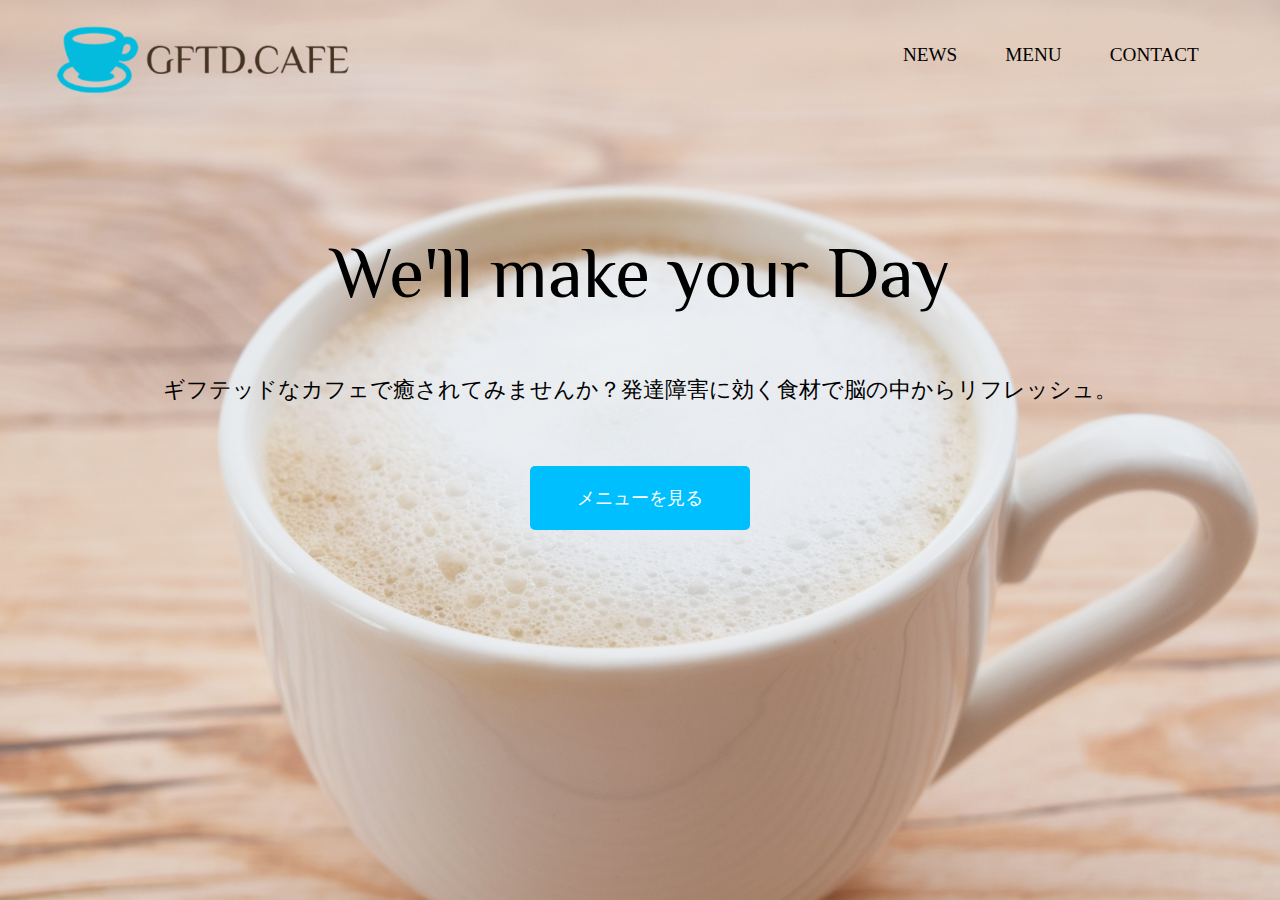
<file: サイト作成２/index.html>
<!DOCTYPE html>
<html lang="ja">
    
<head>
  <meta charset="UTF-8">
  <meta name="description" content="web作成２のINDEXページです。">
  <meta property="og:title" content="タイトル" />
  <meta property="og:type" content="トップページはwebsite、個別ページはarticle" />
  <meta property="og:url" content="記事のURL" />
  <meta property="og:image" content="サムネイル画像のURL" />

<!-- ファビコン【開始】 -->
  <link rel="icon" href="img/favicon.ico">
  <link rel="apple-touch-icon" href="img/apple-touch-icon.png" sizes="180x180">
<!-- ファビコン終了 -->

<!-- ビューポート -->
  <meta name="viewport" content="width=device-width, initial-scale=1, maximum-scale=1">
    
<!-- CSS読み込み【開始】 -->
  <link rel="stylesheet" href="reset.css">
    
  <link rel="stylesheet" href="stylePC.css">

  <link rel="stylesheet" href="style.css">

<!-- CSS読み込み【終了】 -->

<!-- GOOGLEフォント読み込み【開始】 -->
  <link rel="stylesheet"
  href="https://fonts.googleapis.com/css?family=Philosopher&display=swap" >

<!-- タイトル名 -->
  <title>
     index.html
  </title>
</head>

<body class="index">
        <!-- index・背景【開始】 -->
<div id="home"  class="indexbackground">
      <div class="all-header all-wrapper">
      <!-- index・ロゴ -->
    <h1 class="logo">
      <a href="index.html"><img src="img/logo.svg" alt="ロゴ" class="logo"></a>
    </h1>
<!--index・ナビ 【開始】-->
    <nav>
      <ul class="main-nav">
        <li class ="news" ><a href="news.html">NEWS</a>
        </li>
                
        <li class="menu"><a href="menu.html">MENU</a>
        </li>

        <li class="contact" ><a href="contact2.html">CONTACT</a>
        </li>
      </ul>
    </nav>
  </div>
<!-- index・ナビ【終了】-->



<header class="index index-wrapper" id="borderbox">
  <h2 class="index">
<!-- index・We'll・・・ -->
    We'll make your Day
  </h2>
<!-- index・癒されて・・・ -->
  <section class="iyasare" >
    <p>
      ギフテッドなカフェで癒されてみませんか？発達障害に効く食材で脳の中からリフレッシュ。
    </p>
  </section>
    <!-- index・ボタン（メニュー）【開始】 -->
  <section class="index-button">
    <button type="button"><a href="menu.html" class="indexbutton">
    <div class="button-text">メニューを見る</div></a>
    </button>
  </section>
<!-- index・ボタン（メニュー）【終了】 -->
</header>
</div>
        <!-- index・背景【終了】 -->
</body>

</html>
</file>
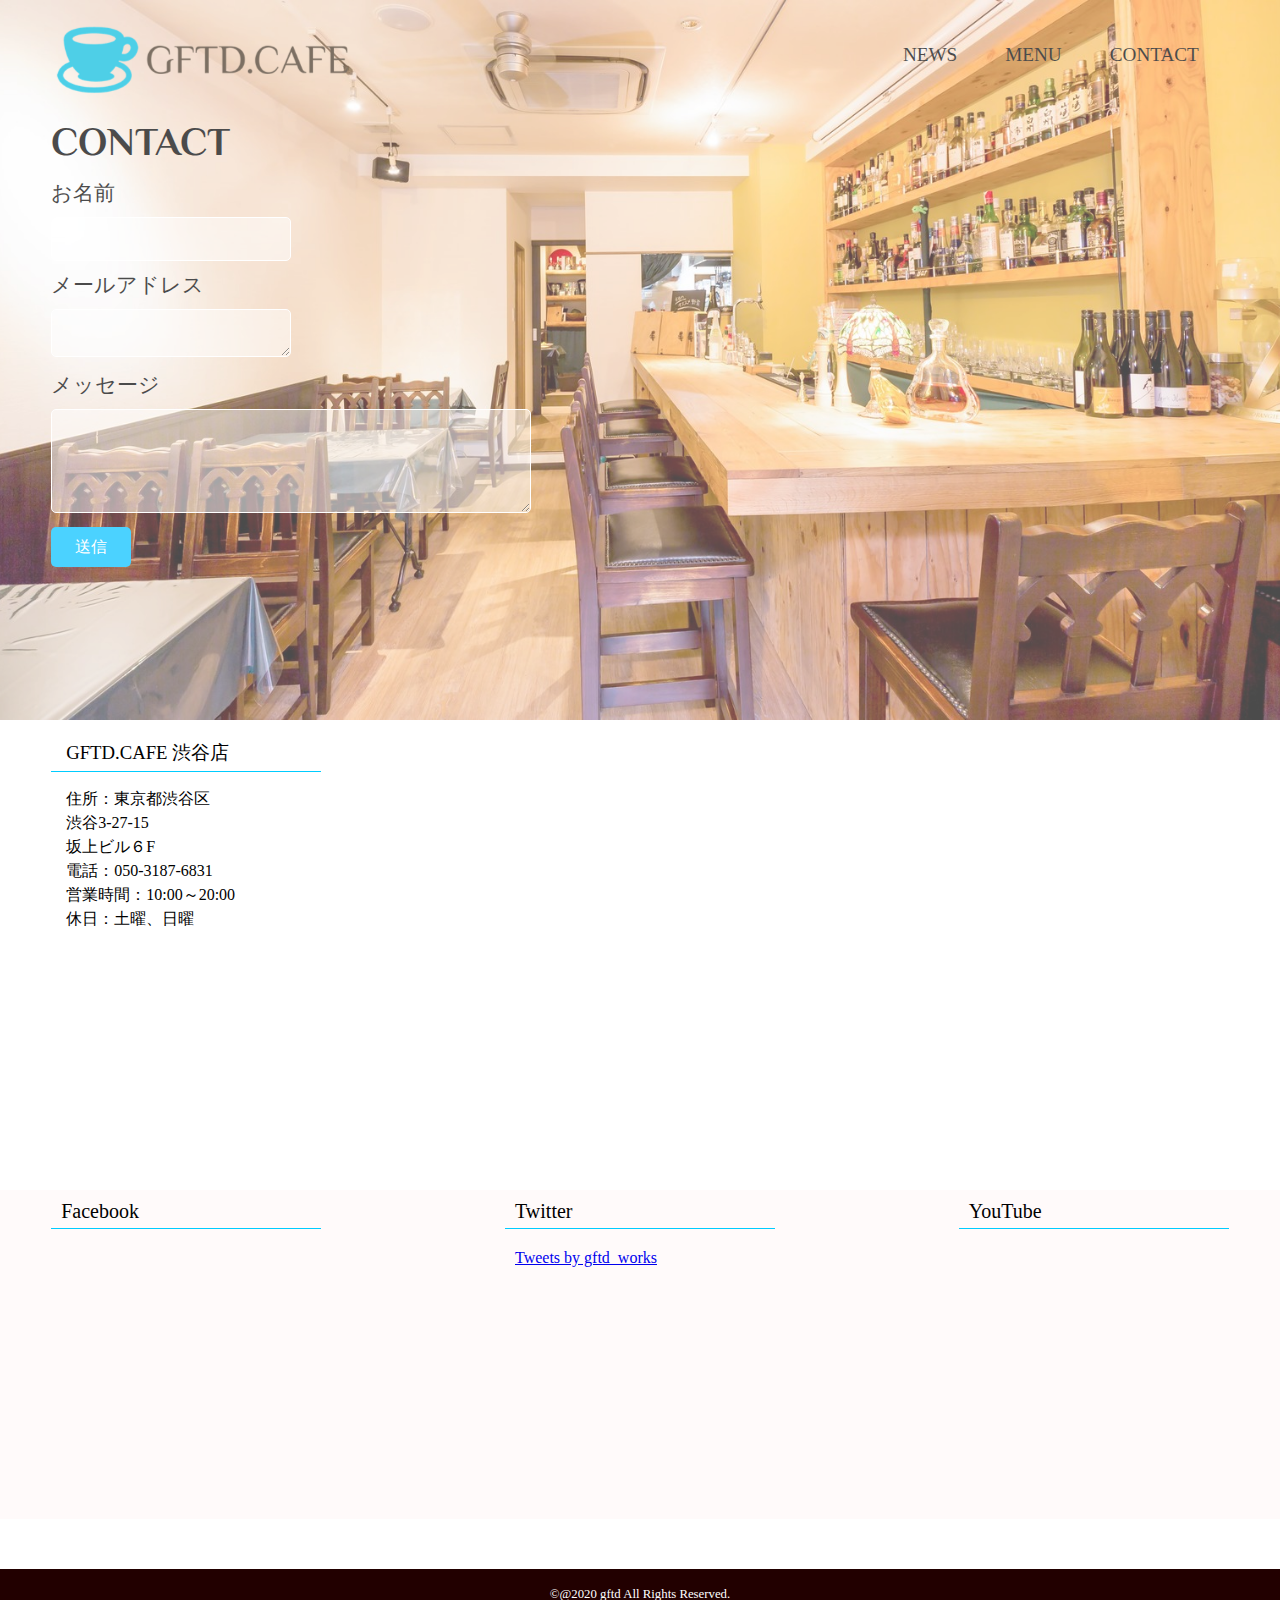
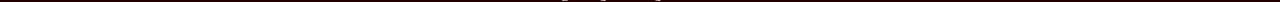
<file: サイト作成２/contact2.html>
<!DOCTYPE html>
<html>

  <head>
  <meta charset="UTF-8">
  <meta name="description" content="web作成２のCONTACTページです。">
  <meta property="og:title" content="タイトル" />
  <meta property="og:type" content="トップページはwebsite、個別ページはarticle" />
  <meta property="og:url" content="記事のURL" />
  <meta property="og:image" content="サムネイル画像のURL" />

<!-- ファビコン【開始】 -->
  <link rel="icon" href="img/favicon.ico">
  <link rel="apple-touch-icon" href="img/apple-touch-icon.png" sizes="180x180">
<!-- ファビコン終了 -->

<!-- ビューポート -->
  <meta name="viewport" content="width=device-width, initial-scale=1, maximum-scale=1">
    
<!-- CSS読み込み【開始】 -->
  <link rel="stylesheet" href="reset.css">
    
  <link rel="stylesheet" href="stylePC.css">
    
  <link rel="stylesheet" href="style.css">

<!-- CSS読み込み【終了】 -->

<!-- GOOGLEフォント読み込み【開始】 -->
  <link rel="stylesheet"
  href="https://fonts.googleapis.com/css?family=Philosopher&display=swap" >

<!-- タイトル名 -->
  <title>
    contact2.html
  </title>
</head>

    <body>
<!-- contact2・背景【開始】-->
      <div id="contact-bg" class="contact-bg" >
      <div class="all-header all-wrapper">
<!-- contact2・ロゴ【開始】-->
        <h1 class="logo">
          <a href="index.html"><img src="img/logo.svg" alt="ロゴ" class="logo"></a>
        </h1>
<!-- contact2・ロゴ【終了】-->

<!-- contact2・ナビ【開始】-->
        <nav>
          <ul class="main-nav">
            <li class ="news" ><a href="news.html">NEWS</a>
            </li>
            <li class="menu"><a href="menu.html">MENU</a>
            </li>
            <li class="contact" ><a href="contact2.html">CONTACT</a>
            </li>
          </ul>
        </nav>
<!-- contact2・ナビ【終了】-->
      </div>
<!-- contact2・フォーム【開始】-->
      <header id="borderbox">
        <div class="form-contact wrapper-form-contact">
        <h2 class="contact">
          CONTACT
        </h2>
        <form action="#">
          <div>
            <label for="name">
              お名前
            </label>
            <input type="name" id="name"name ="your-name" >
          </div>
     
          <div>
            <label for="email">
              メールアドレス
            </label>
            <textarea class="row-2" id="email" name ="e-mail" >
            </textarea>
          </div>
       
          <div>
            <label for="message">
              メッセージ
            </label>
            <textarea class="row-5" id="message" name ="your-message">
            </textarea>
          </div>
<!-- contact2・フォーム送信 -->
          <input type="submit" class="button" value="送信" >
        </form>
        </div>
<!-- contact2・フォーム【終了】-->
      </header>
      </div>
<!-- contact2・背景【終了】-->

<article id="borderbox">
<!-- contact2・マップ【開始】-->
    <div class="contact-mfty-wrapper">
      
<!-- contact2・マップ住所等【開始】-->
      <section class="mapaddress" >
      <h3 class="maptitle">
        GFTD.CAFE 渋谷店
      </h3>
        <div class="address">
          住所：東京都渋谷区
        </div>
        <div class="address">
          渋谷3-27-15
        </div>
        <div class="address">
          坂上ビル６F
        </div>
        <div class="address">
          電話：050-3187-6831
        </div>
        <div class="address">
          営業時間：10:00～20:00
        </div>
        <div class="address">
          休日：土曜、日曜
        </div>
      </section>
<!-- contact2・マップ住所等【終了】-->

<!-- contact2・マップグーグルマップ埋め込み【開始】-->
      <section class="map">
        <iframe src="https://www.google.com/maps/embed?pb=!1m18!1m12!1m3!1d12967.399309066646!2d139.69593568983962!3d35.65607138475176!2m3!1f0!2f0!3f0!3m2!1i1024!2i768!4f13.1!3m3!1m2!1s0x60188b5bc51453bb%3A0x11eba055e43ca0a9!a.%20SHIBUYA%20WORKS!5e0!3m2!1sja!2sjp!4v1585202069069!5m2!1sja!2sjp" width="800" height="600" frameborder="0" style="border:0;" allowfullscreen="" aria-hidden="false" tabindex="0"></iframe>
      </section>
      <section class="map-desktop">
        <iframe src="https://www.google.com/maps/embed?pb=!1m18!1m12!1m3!1d12967.399309066646!2d139.69593568983962!3d35.65607138475176!2m3!1f0!2f0!3f0!3m2!1i1024!2i768!4f13.1!3m3!1m2!1s0x60188b5bc51453bb%3A0x11eba055e43ca0a9!a.%20SHIBUYA%20WORKS!5e0!3m2!1sja!2sjp!4v1585202069069!5m2!1sja!2sjp" width="400" height="300" frameborder="0" style="border:0;" allowfullscreen="" aria-hidden="false" tabindex="0"></iframe>
      </section>
      </div>
<!-- contact2・マップグーグルマップ埋め込み【終了】-->
<!-- contact2・MAP【終了】-->
</article>
        
<!-- contact2・フェイスブック・ツイッター・ユーチューブ【開始】-->
<!-- contact2・aside全体に背景色【開始】-->
      <aside class="asidecontact" >
        <section id="borderbox" class="sectioncontact">
<!-- contact2・フェイスブック【開始】-->
          <div class="fty-wrapper">
            <div class="facebook-wrapper">
            <p class="fty-subtitle">
              Facebook
            </p>
            <div class="fty-embedded">
              <div class="facebook">
              <iframe src="https://www.facebook.com/plugins/page.php?href=https%3A%2F%2Fwww.facebook.com%2Fgiftedacademy.tokyo%2F&tabs=timeline&width=430&height=600&small_header=false&adapt_container_width=true&hide_cover=false&show_facepile=false&appId" width="300" height="300" style="border:none;overflow:hidden" scrolling="yes" frameborder="0" allowTransparency="true" allow="encrypted-media"></iframe>
              </div>
            </div>
            <div class="fty-embedded">
              <div class="facebook-DESKTOP">
              <iframe src="https://www.facebook.com/plugins/page.php?href=https%3A%2F%2Fwww.facebook.com%2Fgiftedacademy.tokyo%2F&tabs=timeline&width=430&height=600&small_header=false&adapt_container_width=true&hide_cover=false&show_facepile=false&appId" width="270" height="270" style="border:none;overflow:hidden" scrolling="yes" frameborder="0" allowTransparency="true" allow="encrypted-media"></iframe>
              </div>
            </div>
            </div>
          </div>
<!-- contact2・フェイスブック【終了】-->

<!-- contact2・ツイッター【開始】-->
          <div class="fty-wrapper">
            <div class="twitter-wrapper">
            <p class="fty-subtitle">Twitter</p>

            <div class="fty-embedded">
              <div class="twitter">
              <a class="twitter-timeline" data-lang="ja" data-width="400" data-height="300" data-theme="light" href="https://twitter.com/gftd_works?ref_src=twsrc%5Etfw">Tweets by gftd_works</a> <script async src="https://platform.twitter.com/widgets.js" charset="utf-8"></script>
              </div>
              <div class="twitter-DESKTOP">
              <a class="twitter-timeline" data-lang="ja" data-width="400" data-height="300" data-theme="light" href="https://twitter.com/gftd_works?ref_src=twsrc%5Etfw">Tweets by gftd_works</a> <script async src="https://platform.twitter.com/widgets.js" charset="utf-8"></script>
              </div>
            </div>
            </div>
          </div>
<!-- contact2・ツイッター【終了】-->

<!-- contact2・ユーチューブ【開始】-->
          <div class="fty-wrapper">
            <div class="youtube-wrapper">
            <p class="fty-subtitle">YouTube</p>

            <div class="youtube">
              <iframe width="881" height="496" src="https://www.youtube.com/embed/S-HmZp4aOQ8" frameborder="0" allow="accelerometer; autoplay; encrypted-media; gyroscope; picture-in-picture" allowfullscreen>   </iframe>
            </div>
            <div class="youtube-desktop">
              <iframe width="300" height="300" src="https://www.youtube.com/embed/S-HmZp4aOQ8" frameborder="0" allow="accelerometer; autoplay; encrypted-media; gyroscope; picture-in-picture" allowfullscreen>   </iframe>
            </div>
          </div>
          </div>
<!-- contact2・ユーチューブ【終了】-->
        </section>
<!-- contact2・フェイスブック・ツイッター・ユーチューブ【終了】-->
      </aside>
<!-- contact2・aside全体に背景色【終了】-->

        
      <footer class="copyright">
        <p>
          <small>
            &copy;@2020 gftd All Rights Reserved.
          </small>
        </p>
      </footer>
    </body>
</html>
</file>
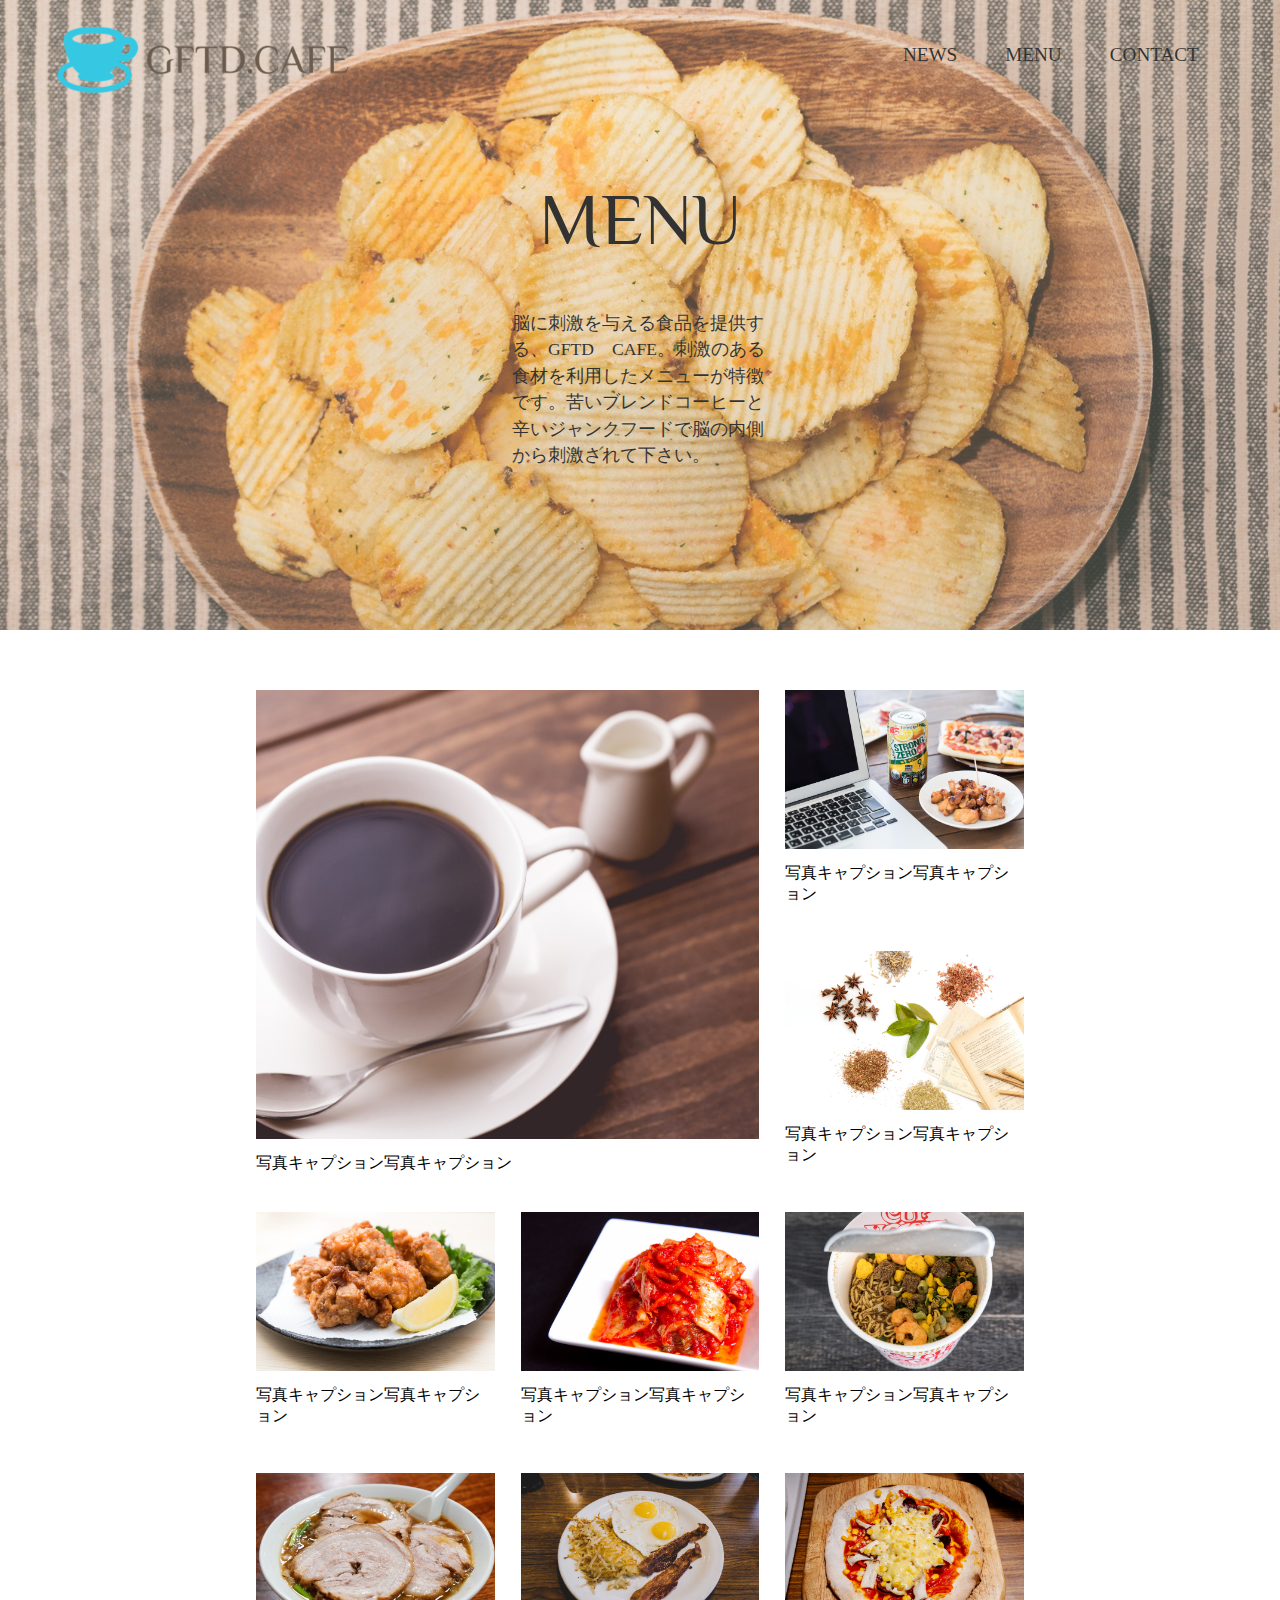
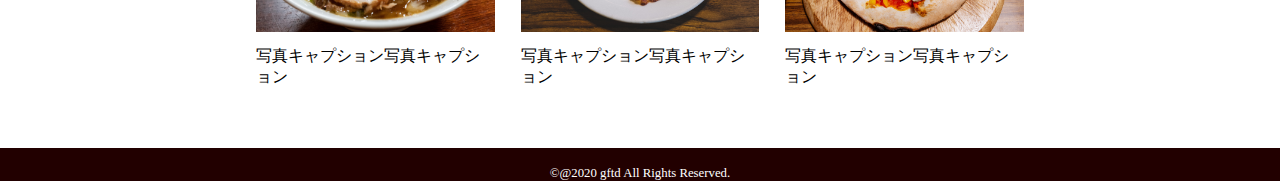
<file: サイト作成２/menu.html>
<!DOCTYPE html>
<html lang="ja">
    
<head>
  <meta charset="UTF-8">
  <meta name="description" content="web作成２のMENUページです。">
  <meta property="og:title" content="タイトル" />
  <meta property="og:type" content="トップページはwebsite、個別ページはarticle" />
  <meta property="og:url" content="記事のURL" />
  <meta property="og:image" content="サムネイル画像のURL" />

<!-- ファビコン【開始】 -->
  <link rel="icon" href="img/favicon.ico">
  <link rel="apple-touch-icon" href="img/apple-touch-icon.png" sizes="180x180">
<!-- ファビコン終了 -->

<!-- ビューポート -->
  <meta name="viewport" content="width=device-width, initial-scale=1, maximum-scale=1">
    
<!-- CSS読み込み【開始】 -->
  <link rel="stylesheet" href="reset.css">
    
  <link rel="stylesheet" href="stylePC.css">
    
  <link rel="stylesheet" href="style.css">

<!-- CSS読み込み【終了】 -->

<!-- GOOGLEフォント読み込み【開始】 -->
  <link rel="stylesheet"
  href="https://fonts.googleapis.com/css?family=Philosopher&display=swap" >

<!-- タイトル名 -->
  <title>
     menu.html
  </title>
</head>
<body>

  <header>
<!-- menu・背景【開始】-->
    <div class="menu-background" id="menu">
<!-- menu・ロゴ -->
    <div class="all-header all-wrapper">
    <h1 class="logo">
      <p class="logo2">
        <a href="index.html"><img src="img/logo.svg" alt="ロゴ" class="logo"></a>
      </p>
    </h1>
<!-- menu・ナビ【開始】-->
    <nav>
        <ul class="main-nav">
          <li class ="news" ><a href="news.html">NEWS</a>
           </li>
          <li class="menu"><a href="menu.html">MENU</a>
           </li>
          <li class="contact" ><a href="contact2.html">CONTACT</a>
          </li>
        </ul>
    </nav>
    </div>
<!-- menu・【終了】-->

<!-- menu・MENUタイトル【開始】 -->
    <h2 class="menu">
      MENU
    </h2>
<!-- menu・MENUタイトル【終了】 -->

<!-- menu・ タイトルの下文章【開始】 -->
    <div class="menutext" id="borderbox">
      <p class="menutext2">
      脳に刺激を与える食品を提供する、GFTD　CAFE。刺激のある食材を利用したメニューが特徴です。苦いブレンドコーヒーと辛いジャンクフードで脳の内側から刺激されて下さい。
      </p>
    </div>
<!-- menu・タイトルの下文章【終了】 -->
    </div>
<!-- menu・背景【終了】 -->
  </header>

<!-- menu・ 写真コラム【開始】 -->
  <article class="menu"id="borderbox">
  <section class="wrapper-grid">
    
    <div class="item bigbox">
      <img src="img/menu1.jpg" alt="メニュー１" class="menu-img">
      <p class="img-title">
        写真キャプション写真キャプション
      </p>
    </div>

    <div class="item">
      <img src="img/menu2.jpg" alt="メニュー２" class="menu-img">
      <p class="img-title">
        写真キャプション写真キャプション
      </p>
    </div>
      
    <div class="item">
     <img src="img/menu3.jpg" alt="メニュー３" class="menu-img">
    <p class="img-title">
      写真キャプション写真キャプション
    </p>
    </div>
      
    <div class="item">
      <img src="img/menu4.jpg" alt="メニュー４" class="menu-img">
      <p class="img-title">
        写真キャプション写真キャプション
      </p>
    </div>
      
    <div class="item">
      <img src="img/menu5.jpg" alt="メニュー5" class="menu-img">
        <p class="img-title">
          写真キャプション写真キャプション
        </p>
      </div>
      
    <div class="item">
      <img src="img/menu6.jpg" alt="メニュー６" class="menu-img">
      <p class="img-title">
        写真キャプション写真キャプション
      </p>
    </div>

    <div class="item">
      <img src="img/menu7.jpg" alt="メニュー７" class="menu-img">
      <p class="img-title">
        写真キャプション写真キャプション
      </p>
    </div>
      
    <div class="item">
      <img src="img/menu8.jpg" alt="メニュー８" class="menu-img">
      <p class="img-title">
        写真キャプション写真キャプション
      </p>
    </div>
      
    <div class="item">
      <img src="img/menu9.jpg" alt="メニュー９" class="menu-img">
      <p class="img-title">
        写真キャプション写真キャプション
      </p>
    </div>

  </section>
  </article>
<!-- menu・写真コラム【終了】 -->
    
  <footer class="copyright">
  <p>
    <small>
      &copy;@2020 gftd All Rights Reserved.
    </small>
  </p>
  </footer>
</body>
</html>
</file>
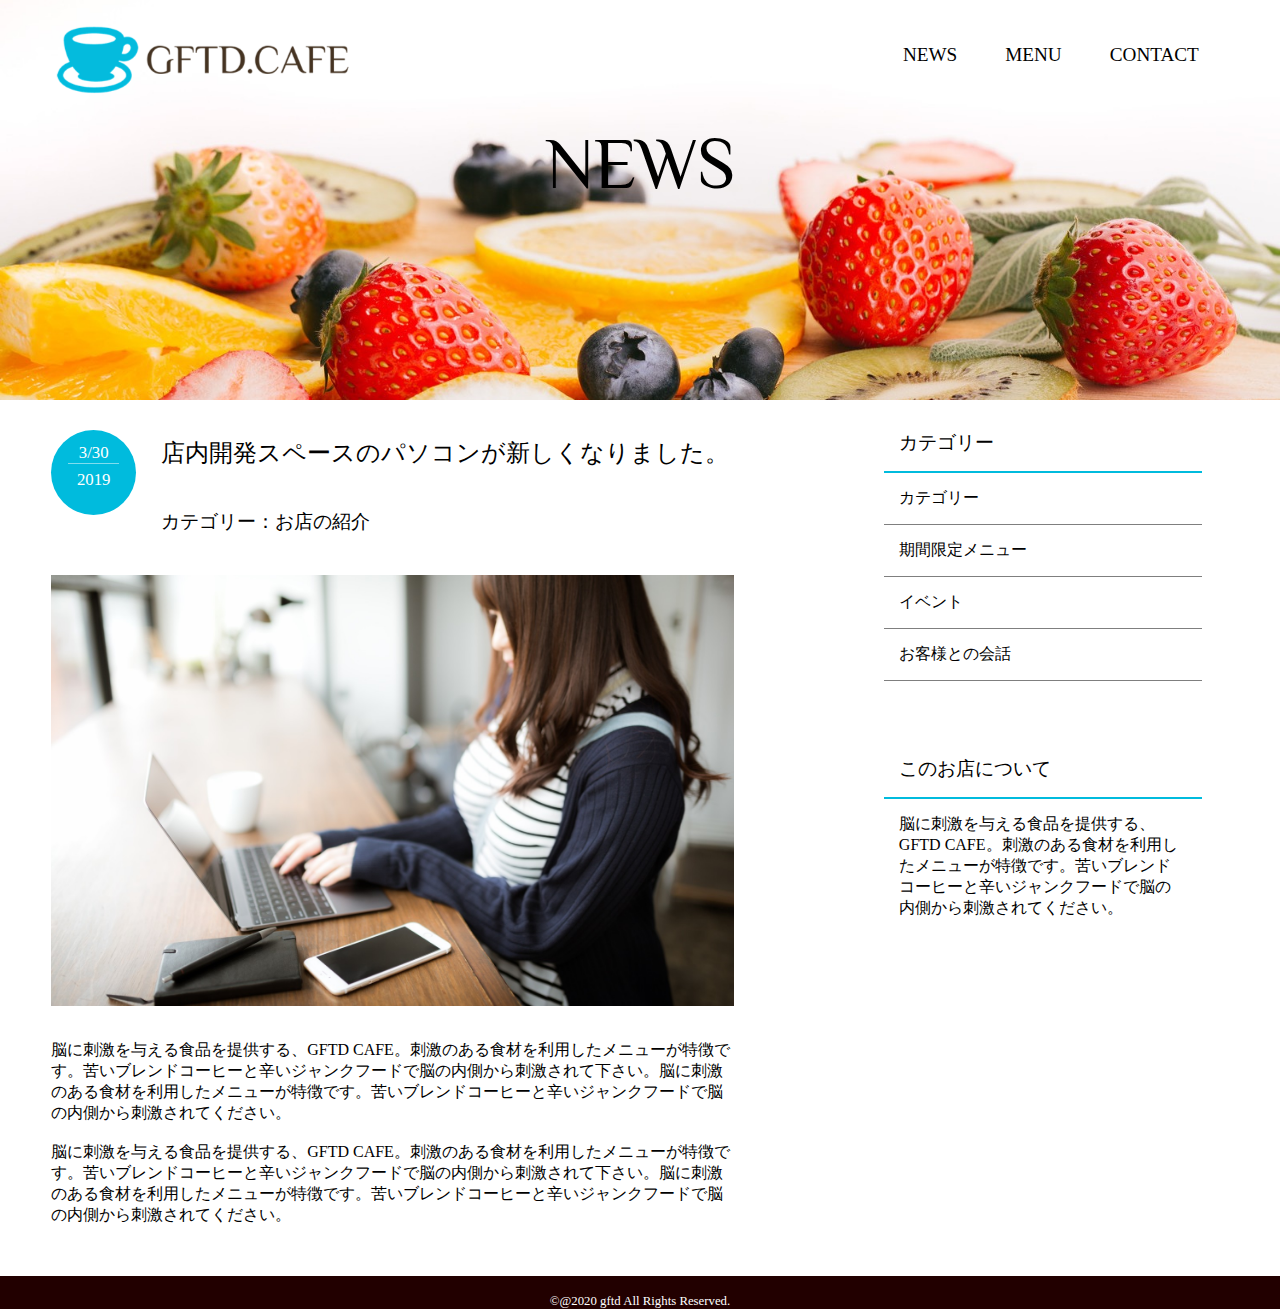
<file: サイト作成２/news.html>
<!DOCTYPE html>
<html lang="ja">
    
<head>
  <meta charset="UTF-8">
  <meta name="description" content="web作成２のNEWSページです。">
  <meta property="og:title" content="タイトル" />
  <meta property="og:type" content="トップページはwebsite、個別ページはarticle" />
  <meta property="og:url" content="記事のURL" />
  <meta property="og:image" content="サムネイル画像のURL" />

<!-- ファビコン【開始】 -->
  <link rel="icon" href="img/favicon.ico">
  <link rel="apple-touch-icon" href="img/apple-touch-icon.png" sizes="180x180">
<!-- ファビコン終了 -->

<!-- ビューポート -->
  <meta name="viewport" content="width=device-width, initial-scale=1, maximum-scale=1">
    
<!-- CSS読み込み【開始】 -->
  <link rel="stylesheet" href="reset.css">
    
  <link rel="stylesheet" href="stylePC.css">
    
  <link rel="stylesheet" href="style.css">

<!-- CSS読み込み【終了】 -->

<!-- GOOGLEフォント読み込み【開始】 -->
  <link rel="stylesheet"
  href="https://fonts.googleapis.com/css?family=Philosopher&display=swap" >

<!-- タイトル名 -->
  <title>
    news.html
  </title>
</head>

<body>
        <!-- news・背景【開始】 -->
  <div class="news-bg" id="news-bg">
<!-- news・ロゴ -->
  <div class="all-header all-wrapper">
    <h1 class="logo">
      <p class="logo2">
        <a href="index.html"><img src="img/logo.svg" alt="ロゴ" class="logo"></a>
      </p>
    </h1>
<!-- news・ナビ【開始】 -->
    <nav>
      <ul class="main-nav">
        <li class ="news" ><a href="news.html">NEWS</a>
        </li>
                
        <li class="menu"><a href="menu.html">MENU</a>
        </li>

        <li class="contact" ><a href="contact2.html">CONTACT</a>
        </li>
      </ul>
      </nav>
  </div>
<!-- news・ナビ【終了】 -->
      
<!-- news・NEWSタイトル -->
    <h2 class="news">
      <p>NEWS</p>
    </h2>
  </div>
        <!-- news・背景【終了】 -->
    
<div class="news-contents newscontents-wrapper">
  <article class="news" id="borderbox">
<!-- news・日付＆サブタイトル【開始】 -->
    <header class="post-info ">
      <p class="post-title">
          <a id="title">店内開発スペースのパソコンが新しくなりました。</a>
      </p><!-- news・ここへジャンプする -->
      <p class="post-date">
        3/30<span>2019</span>
      </p>
      <p class="post-cat">
        カテゴリー：お店の紹介
      </p>
    </header>
<!-- news・日付＆サブタイトル【終了】 -->
      
<!-- news・wallimg -->
    <section>
      <img src="img/wall.jpg" alt="wall" width="350" height="250" class="wall">
    </section>
<!-- news・段落【開始】 -->
    <section class="news3">
      <p>
      脳に刺激を与える食品を提供する、GFTD CAFE。刺激のある食材を利用したメニューが特徴です。苦いブレンドコーヒーと辛いジャンクフードで脳の内側から刺激されて下さい。脳に刺激のある食材を利用したメニューが特徴です。苦いブレンドコーヒーと辛いジャンクフードで脳の内側から刺激されてください。<br><br>
      
      脳に刺激を与える食品を提供する、GFTD CAFE。刺激のある食材を利用したメニューが特徴です。苦いブレンドコーヒーと辛いジャンクフードで脳の内側から刺激されて下さい。脳に刺激のある食材を利用したメニューが特徴です。苦いブレンドコーヒーと辛いジャンクフードで脳の内側から刺激されてください。
      </p>
    </section>
<!-- news・段落【終了】 -->
  </article>

  <aside class="aside-category" id="borderbox">
<!-- news・カテゴリー -->
    <h3 class="sub-title1">
      カテゴリー
    </h3>
    
    <ul class="sub-menu">

      <li class="sub-menu1">
        <a href="#title" class="title">カテゴリー</a>
      </li><!-- news・ここからジャンプする -->
      <li class="sub-menu1">
        期間限定メニュー
      </li>
      <li class="sub-menu1">
        イベント
      </li>
      <li class="sub-menu1">
        お客様との会話
        </li>
    </ul>
<!-- news・カテゴリー終了 -->
      
<!-- news・このお店について【開始】 -->
    <h3 class="sub-title2">
        このお店について
    </h3>
    <ul class="aboutstore">
      <p class="aboutstore">
        脳に刺激を与える食品を提供する、GFTD CAFE。刺激のある食材を利用したメニューが特徴です。苦いブレンドコーヒーと辛いジャンクフードで脳の内側から刺激されてください。
      </p>
    </ul>
  </aside>
</div>
<!-- news・このお店について【終了】 -->
 
<!-- フッター -->
<footer class="copyright">
  <p>
    <small>
      &copy;@2020 gftd All Rights Reserved.
    </small>
  </p>
</footer>

</body>
</html>
</file>
<file: サイト作成２/stylePC.css>
/*共通開始*/

@media(min-width: 600px){
@charset"UTF-8";
html{
    font-size:100%;
}
    
/*共通・ロゴ&ナビ・ラッパー【開始】*/
.all-header{
    display:flex;
    justify-content: space-between;
    }
.all-wrapper{
    max-width: 1300px;
    margin: auto;
    padding: 0 4%;
}
/*共通・ロゴ&ナビ・ラッパー【終了】*/
    
/*共通・ロゴ【開始】*/
img.logo{
    width: 300px;
    height: auto;
    margin-top: 14px;
}
h1.logo{
    text-align:center;
    height:50px
}
/*共通・ロゴ【終了】*/
    
/* 共通・ナビ【開始】 */
nav{
    color:black;
    text-align: center;
    margin:26px 0 20px 0;
    font-size:1.2em;
}
nav ul{
    display:flex;
    flex-flow:row;
    justify-content: center;
    align-items: center;
    margin: 0;
    padding:6px;
    list-style-type:none;
}
nav a{
    display:block;
    border-radius:4px;
    padding:12px 24px;
    color:black;
    text-decoration:none;
}
nav a:hover{
    color: #0bd;
}
/* 共通・ナビ【終了】 */



/* 共通・footer【開始】 */
footer.copyright {
    background-color: #220000;
    padding-top:15px;
}

footer p{
    color:white;
    text-align: center;
}
/* 共通・footer【終了】 */
    
        /*共通【終了】*/

        /* index【開始】 */
/* index・背景【開始】 */
body.indexbackground{
    display: block;
    max-height:400px;
}
#home{
    background:url(img/main-bg.jpg)top center /cover no-repeat fixed;
    height:100vh;
    max-width: 100%;
}
/* index・背景【終了】 */
    
/* index・コンテンツラッパー【開始】 */
header.index-wrapper{
    text-align:center;
    margin-top:10%;
}
/* index・コンテンツラッパー【終了】 */
    
/* index・"makeyourDay" */
h2.index{
    font-family: 'Philosopher', sans-serif;
    font-weight:normal;
    font-size: 4.5rem;
}

/* index・ギフテッドな・・・リフレッシュ */
section.iyasare{
    max-width: 100%;
    padding: 0 10%;
    line-height: 1.5em;
    font-size:1.375rem;
    margin-top:60px;
}

/* index・ボタン【開始】 */
section.index-button{
    margin-top:60px;
}
.button-text{
    width:220px;
    background-color: deepskyblue;
    border: solid 2px deepskyblue;
    border-radius: 5px 5px 5px 5px;
    color: white;
    padding:10px;
    line-height:2.3em;
    font-size: 1.1em;
}
a.indexbutton{
    text-decoration: none;
    width:100%;
}
/* index・ボタン【終了】 */
        /* index【終了】 */





/* news・背景 */
#news-bg{
    background: url(img/news-bg.jpg)top center/ cover no-repeat;
    flex-direction: column;
    height:400px;

}
.news-bg{
    margin-bottom:30px;
    }
/* news・NEWSタイトル */
h2.news{
    font-family: 'Philosopher', sans-serif;
    font-size:4.5em;
    font-weight: normal;
    text-align:center;
    margin-top:1.5%;

}
/* news・コンテンツ */
.news-contents{
    max-width:1300px;
    margin: 0 auto;
    padding: 0 4%;
}
.newscontents-wrapper{
    display: flex;
    justify-content: space-between;
}
article.news{
    width:58%;
    margin-bottom:50px;
}
aside.aside-category{
    width:27%;
    margin-right: 27px;
}

/* news・日付・年・サブタイトル 【開始】*/
header.post-info{
    position:relative;
    padding-top: 7px;
    margin-bottom: 40px;
    width:100%;
}
/* news・日付（上） */
p.post-date{
    background: #0bd;
    border-radius:50%;
    color:white;
    width: 85px;
    height:85px;
    font-size:1.05rem;
    text-align: center;
    position:absolute;
    top: 0;
    padding-top: 13px;

}
/* news・年（下） */
.post-date span{
    border-top: 1px rgba(255,255,255,.5) solid;
    padding-top:6px;
    display: block;
    width: 60%;
    margin: 0 auto;
}
.post-title,
.post-cat{
    margin-left: 110px;
}

.post-title{
    font-size: 1.5rem;
    width:86%;
}
.post-cat{
    padding-top:40px;
    font-size:1.2em;
}
    
/*  */
/* NEWS　img(wall) */

article img{
    width:100%;
    height:auto;
}

section.news3{
    margin:30px 0 0 0;
}
/* news・日付・年・サブタイトル 【終了】*/

/* news・カテゴリー ヘッド*/
h3.sub-title1{
    border-bottom:#0bd 2px solid;
    font-weight: normal;
    padding:0 15px 15px;
}
/* news・カテゴリー リスト*/
aside.aside-category{

}
.sub-menu1{
    list-style: none;
    border-bottom:rgba(0,0,0,.5) .5px solid ;
    padding:015px;
}
.title{
    text-decoration:none;/* 「・」を排除 */
    color: black;
}

/* news・このお店について ヘッド*/
h3.sub-title2{
    border-bottom:#0bd 2px solid;
    margin-top:75px;
    padding: 0 15px 15px ;
    font-weight: normal;
    
}
/* news・このお店について 文章*/
p.aboutstore{
    padding: 15px 15px;
}


/* NEWS【終了】 */




@media(min-width: 600px){

/* menu【開始】 */

/* menu・背景【開始】 */
#menu{
    background: gray url(img/menu-bg.jpg)top center /cover no-repeat;
    opacity:80%;
    height:70vh;
}
.menu-background{
    flex-direction:column;
    margin-bottom: 50px;
}
/* menu【終了】 */

/* menu・タイトル【開始】 */
h2.menu{
    font-family: 'Philosopher', sans-serif;
    text-align:center;
    font-size: 4.50em;
    margin-top:75px;
    font-weight:normal;
}
/* menuタイトル【終了】 */

/* menu・脳に刺激【開始】 */
p.menutext2{
    margin-top: 50px;
    padding: 0 40%;
    line-height: 1.5em;
    font-size:1.1em;
}

/* menu・写真コラム【開始】 */
article.menu{
    margin: 0 20%;
}
.bigbox{
    grid-column:1/3;
    grid-row:1/3;
}
.bigbox img{
    height:90.5%;
    width:100%;
    object-fit: cover;
}
section.wrapper-grid{
    display: grid;
    grid-template-columns: 1fr 1fr 1fr;
    margin-bottom:50px;
    grid-gap: 26px;
}

p.img-title{
    margin:10px 0;
}
.menu-img{
    margin:10px 0 0 0;
    width:100%;
    height:auto;
}
/* menu・写真コラム【終了】 */
/* menu【終了】 */
}





/* contact背景【開始】 */
#contact-bg{
    background: url(img/contact-bg.jpg) center top/ cover no-repeat ;
    opacity: .7;
    min-width: 100%;
    height:80vh;
    overflow:hidden;
}
/* contact背景【終了】 */

/* contactCONTACTタイトル【開始】 */
.form-contact{
    width:1300px;
    margin: auto;
    padding: 0 4%;
}
.wrapper-form-contact{

}
h2.contact{
    font-family: 'Philosopher', sans-serif;
    font-size: 2.5em;
    margin:15px 0;
}
/* contactCONTACTタイトル【終了】 */

/* contactフォーム【開始】 */
/* contactフォーム名前、アドレス、メッセ【開始】 */
label{
    display:block;
    font-size:1.3rem;
    margin: 10px 0;
}
input[type="name"]
{
    text-align:left;
    background: rgba(255, 255, 255, .5);
    line-height:2.6em;
    border: white solid 1.5px;
    border-radius: 5px;
    width:240px;
}

textarea.row-2
{
    text-align:left;
    background: rgba(255, 255, 255, .5);
    line-height:2.6em;
    border: white solid 1.5px;
    border-radius: 5px;
    width:240px;
    height:3em;
}
textarea.row-5
{
    text-align:left;
    background: rgba(255, 255, 255, .5);
    line-height:2.6em;
    border: white solid 1.5px;
    border-radius: 5px;
    width:480px;
}
/* contactフォーム名前、アドレス、メッセ【終了】 */

/* contact・フォームメール */
.row-2{
    height: calc(1.3em *2);
    line-height:1.3em;
}
/* contact・フォームメッセージ */
.row-5{
    height: calc(1.3em *5);
    line-height:1.3em;
}
/* contact・フォーム送信 */
input[type="submit"]{
    border-radius: 5px;
    line-height:2.5;
    background-color: deepskyblue;
    color: #fff;
    border-style: none;
    text-align: center;
    width:80px;
    cursor:pointer;
    margin:10px 0;
}
/* contact・フォーム【終了】 */


/* contact・マップ【開始】 */
.contact-mfty-wrapper{
    display:flex;
    justify-content:space-between;
    margin:auto;
    padding:0 4%;
    max-width:1300px;
    max-height: 420px;
}

.mapaddress{
    width:22%;
    height:300px;
}
    
/* contact・マップサブタイトル */
h3.maptitle{
    margin:15px 0 15px 0;
    border-bottom:#00CCFF solid 1.60px;
    padding:5px 15px;
    width:300px;
    font-weight:normal;
}
/* contact・マップアドレス */
div.address{
    line-height:1.5em;
    padding-left:15px;
}
/* contact・マップグーグルマップ埋め込み 【開始】*/
section.map{
    display:none;
}
section.mapwrapper{
    max-width:1300px;
}
section.map-desktop{
    position:relative;
    width:60%;
    padding-top: 50%; /* = height ÷ width × 100 */
    margin:25px 0;
 
}
section.map-desktop iframe{
    position:absolute;
    top:0;
    right:0;
    width: 100%;
    height:63%;
}

/* contact・マップグーグルマップ埋め込み 【終了】*/
/* contact・マップ【終了】 */

/* contact・フェースブック＆ツイッター＆ユーチューブ共通【開始】 */
aside.asidecontact{
    background-color:#FFFAFA;
    margin:50px 0;
    max-height:2000px;
}
section.sectioncontact{
    display:flex;
    justify-content: space-between;
    flex-wrap:wrap;
    max-width:1300px;
    padding:0 4%;
    margin:auto;
    height:auto;
}
.fty-wrapper{
    height:100%;
}
.facebook-wrapper,
.twitter-wrapper{
    width:270px;
    height:270px;
}

.fty-embedded{
    max-width: 100%;
    padding:0 10px;
}
.fty-subtitle{
    margin:5px 0 20px 0;
    border-bottom:#00CCFF solid 1.60px;
    padding:5px 0;
    padding-left:10px;
    font-size:1.25em;
}
/* contact・フェースブック＆ツイッター＆ユーチューブ共通【終了】 */

/* contact・フェースブック【開始】 */
.facebook{
    display:none;
}
.facecook-DESKTOP{
    width:270px;
    height:270px;

}
.facecook-DESKTOP iframe{
    width:100%;
    height:100%;
}
/* contact・フェースブック【終了】 */

    
    
/* contact・ツイッター【開始】 */
div.twitter{
    display:none;
}
.twitter-DESKTOP{
    width:200px;
    height:200px;
    padding-right:20px;

}
.twitter iframe{
    width:100%;
    height:100%;
    padding:0 15px;
}
/* contact・ツイッター【終了】 */
    
/* contact・ユーチューブ【開始】 */
.youtube{
    display:none;
}
.youtube-desktop {
    position: relative;
    padding-top: 56.25%;
    width:270px;
    height:270px;
}

.youtube-desktop iframe {
    position: absolute;
    top: 0;
    right: 0;
    width: 100%; !important;
    height:100%; !important;
    padding: 0 15px;
}
/* contact・ユーチューブ【終了】 */
}
/* @media 600【終了】 */


@media (min-width: 640px) and (max-width: 900px){

section.map-desktop{
    position:relative;
    max-width:100%;
    padding-top: 50%; /* = height ÷ width × 100 */
    margin:15px 0;
    width:40%;
}
section.map-desktop iframe{
    position:absolute;
    top:0;
    right:0;
    width: 100%;
    height:100%;
}
h3.maptitle{
    width:300px;
}
.facebook-wrapper,
.twitter-wrapper{
    width:300px;
    height:400px;
}
.facecook-DESKTOP,
.twitter-DESKTOP,
.youtube-desktop{
    width:300px;
    height:300px;
}

}

@media (min-width: 901px) and (max-width: 1300px){

section.map-desktop{
    position:relative;
    max-width:100%;
    padding-top: 50%; /* = height ÷ width × 100 */
    margin:15px 0;
    width:60%;
}
section.map-desktop iframe{
    position:absolute;
    top:0;
    right:0;
    width: 100%;
    height:70%;
}
h3.maptitle{
        width:270px;
}
.facebook-wrapper,
.twitter-wrapper,
{
    width:270px;
    height:270px;
}
.facecook-DESKTOP,
.twitter-DESKTOP,
.youtube-desktop{
    width:270px;
    height:270px;
}
}

@media (min-width: 1300px){
section.map-desktop{
    position:relative;
    max-width:100%;
    padding-top: 50%; /* = height ÷ width × 100 */
    margin:15px 0;
    width:740px;
}
section.map-desktop iframe{
    position:absolute;
    top:0;
    right:0;
    width: 100%;
    height:70%;
}
    
.facebook-wrapper,
.twitter-wrapper
{
    width:300px;
    height:300px;
}
.facecook-DESKTOP,
.twitter-DESKTOP,
.youtube-desktop{
    width:300px;
    height:300px;
}
}
</file>
<file: サイト作成２/style.css>
@media(max-width: 600px){

html{
    font-size:100%;
}
@charset"UTF-8";
/*共通・ロゴ【開始】*/
img.logo{
    width: 200px;
    height: auto;
    margin-top:14px;
}
h1.logo{
    text-align:center;
    height:50px
}
/*共通・ロゴ【終了】*/
    
/* 共通・ナビ【開始】 */
nav{
    color:black;
    text-align: center;
    margin:20px 0;
    font-size:.9em;
}
nav ul{
    display:flex;
    flex-flow:row;
    justify-content: center;
    align-items: center;
    margin: 0;
    padding:6px;
    list-style-type:none;
}
nav a{
    display:block;
    border-radius:4px;
    padding:12px 24px;
    color:black;
    text-decoration:none;
}
/* 共通・ナビ【開始】 */

/* 共通・footer【開始】 */
footer.copyright {
    background-color: #220000;
    padding-top:15px;
}

footer p{
    color:white;
    text-align: center;
}
/* 共通・footer【終了】 */
        /*共通ここまで*/

        /* index【開始】 */
/* index・背景【開始】 */
.indexbackground{
    display: block;
    max-height:400px;
}
#home{
    background:url(img/main-bg.jpg)center top /cover no-repeat fixed;
    min-height:100vh;
}
/* index・背景【終了】 */

header.index-wrapper{}

/* index・"Day" */
h2.index{
    margin:20% 0 10% 0;
    font-family: 'Philosopher', sans-serif;
    font-size: 2.65em;
    width:100%;
    text-align: center;
}

/* index・ギフテッドな・・・リフレッシュ */
section.iyasare{
    margin:10% 0 10% 0;
    text-align:left;
    width:100%;
    line-height: 1.5em;
}

/* index・ボタン【開始】 */
section.index-button{
    text-align: center;
}
.button-text{
    width:170px;
    background-color: deepskyblue;
    border: solid 2px deepskyblue;
    border-radius: 5px 5px 5px 5px;
    color: white;
    padding:10px;
    line-height:2em;
}
a.indexbutton{
text-decoration: none;
width:100%;
}
/* index・ボタン【終了】 */
        /* index【終了】 */





/* 共通 【開始】*/

@charset"UTF-8";
#borderbox{
    box-sizing: border-box;
    margin:0 15px;
}
        /* 共通 【終了】*/

/* news・背景 */
#news-bg{
    background: url(img/news-bg.jpg)top center/ cover no-repeat;
    flex-direction: column;
}

/* news・NEWSタイトル */
h2.news{
    font-family: 'Philosopher', sans-serif;
    font-size:3em;
    text-align:center;
    padding-bottom:50px;
}
/* news・日付・年・サブタイトル 【開始】*/
header.post-info{
    position:relative;
    padding-top: 4px;
    margin-bottom: 40px;
    margin-top: 40px;
    width:100%;
}
/* news・日付（上） */
p.post-date{
    background: #0bd;
    border-radius:50%;
    color:white;
    width: 60px;
    height:60px;
    font-size:.75rem;
    text-align: center;
    position:absolute;
    top: 0;
    padding-top: 10px;

}
/* news・年（下） */
.post-date span{
    border-top: 1px rgba(255,255,255,.5) solid;
    padding-top:6px;
    display: block;
    width: 60%;
    margin: 0 auto;
}
.post-title,
.post-cat{
    margin-left: 75px;
}
.post-cat{
    padding-top:20px;
    font-size:.8em;
}

.post-title{
    font-size: 1.0rem;
    width:75%;
}
/*  */
/* NEWS　img(wall) */

article img{
    width:100%;
    height:auto;
}

section.news3{
    margin:30px 0 0 0;
}
/* news・日付・年・サブタイトル 【終了】*/

/* news・カテゴリー ヘッド*/
h3.sub-title1{
    border-bottom:#0bd 2px solid;
    padding:15px;
}
/* news・カテゴリー リスト*/
aside.aside-category{
    padding:50px 0;
}
.sub-menu1{
    list-style: none;
    border-bottom:rgba(0,0,0,.5) .5px solid ;
    margin:15px 0;
    padding:0 15px 15px 15px;
}
.title{
    text-decoration:none;/* 「・」を排除 */
    color: black;
}

/* news・このお店について ヘッド*/
h3.sub-title2{
    border-bottom:#0bd 2px solid;
    margin-top:90px;
    padding: 0 15px 15px;
}
/* news・このお店について 文章*/
p.aboutstore{
    padding: 15px 15px;
}

/* NEWS【終了】 */


/* menu【開始】 */

/* menu・背景【開始】 */
#menu{
    background: gray url(img/menu-bg.jpg)top center /cover no-repeat;
    background-blend-mode: lighten;
    height:100vh;
}
.menu-background{
    flex-direction:column;
    margin: 0 0 10px 0;
}
/* menu【終了】 */

/* menu・タイトル【開始】 */
h2.menu{
    font-family: 'Philosopher', sans-serif;
    text-align:center;
    font-size: 2.50em;
    margin-top:75px;
}
/* menuタイトル【終了】 */

/* menu・脳に刺激【開始】 */
p.menutext2{
    margin: 10% 0 0 0;
}

/* menu・写真コラム【開始】 */
section.wrapper-grid{
    width:100%;
    height:auto;
    margin:50px 0;
}
p.img-title{
    margin:10px 0;
}
.menu-img{
    margin:10px 0 0 0;
    width:100%;
    height:auto;
}
/* menu・写真コラム【終了】 */
/* menu【終了】 */
}


@media(max-width: 600px){
@charset"UTF-8";
#borderbox{
    box-sizing: border-box;
    margin:0 15px;
}


/* menu【開始】 */

/* menu・背景【開始】 */
#menu{
    background: gray url(img/menu-bg.jpg)top center /cover no-repeat;
    background-blend-mode: lighten;
    height:100vh;
}
.menu-background{
    flex-direction:column;
    margin: 0 0 10px 0;
}
/* menu【終了】 */

/* menu・タイトル【開始】 */
h2.menu{
    font-family: 'Philosopher', sans-serif;
    text-align:center;
    font-size: 2.50em;
    margin-top:75px;
}
/* menuタイトル【終了】 */

/* menu・脳に刺激【開始】 */
p.menutext2{
    margin: 10% 0 0 0;
}

/* menu・写真コラム【開始】 */
section.wrapper-grid{
    width:100%;
    height:auto;
    margin:50px 0;
}
p.img-title{
    margin:10px 0;
}
.menu-img{
    margin:10px 0 0 0;
    width:100%;
    height:auto;
}
/* menu・写真コラム【終了】 */
/* menu【終了】 */
    
    
    
    
/* contact背景【開始】 */
#contact-bg{
    background: url(img/contact-bg.jpg)no-repeat;
    background-position: left top ;
    opacity: .7;
    width: 100%;
    min-height:50vh;
    overflow: hidden;
}
/* contact背景【終了】 */

/* contactCONTACTタイトル【開始】 */
h2.contact{
    font-family: 'Philosopher', sans-serif;
    font-size: 2.5em;
    margin:15px 0;
}
/* contactCONTACTタイトル【終了】 */

/* contactフォーム【開始】 */
/* contactフォーム名前、アドレス、メッセ【開始】 */
label{
    display:block;
    font-size:1.1rem;
    margin: 10px 0;
}
input[type="name"],
textarea{
    text-align:left;
    background: rgba(255, 255, 255, .5);
    line-height:2.6em;
    border: white solid 1.5px;
    border-radius: 5px;
    width:100%
}
/* contactフォーム名前、アドレス、メッセ【終了】 */

/* contact・フォームメール */
.row-2{
    height: calc(1.3em *2);
    line-height:1.3em;
}
/* contact・フォームメッセージ */
.row-5{
    height: calc(1.3em *5);
    line-height:1.3em;
}
/* contact・フォーム送信 */
input[type="submit"]{
    border-radius: 5px;
    line-height:2.5;
    background-color: deepskyblue;
    color: #fff;
    border-style: none;
    text-align: center;
    width:80px;
    cursor:pointer;
    margin:10px 0;
}
/* contact・フォーム【終了】 */


/* contact・マップ【開始】 */
/* contact・マップサブタイトル */
h3.maptitle{
    margin:15px 0 15px 0;
    border-bottom:#00CCFF solid 1.60px;
    padding:5px 15px;
    width:100%;
    font-weight:normal;
}
/* contact・マップアドレス */
div.address{
    line-height:1.5em;
    padding-left:15px;
}
/* contact・マップグーグルマップ埋め込み 【開始】*/
section.map{
    position:relative;
    width:100%;
    padding-top: 75%; /* = height ÷ width × 100 */
    margin:15px 0;
}
    section.map-desktop{
        display:none;
    }
section.map iframe{
    position:absolute;
    top:0;
    left:0;
    width:100%;
    height:100%
}
/* contact・マップグーグルマップ埋め込み 【終了】*/
/* contact・マップ【終了】 */

/* contact・フェースブック＆ツイッター＆ユーチューブ共通【開始】 */
aside.asidecontact{
    background-color:#FFFAFA;
    margin:50px 0 0 0;
}
.fty-wrapper{
    padding-bottom:30px;
}
.fty-embedded{
    max-width: 100%;
}
.fty-subtitle{
    margin:5px 0 20px 0;
    border-bottom:#00CCFF solid 1.60px;
    padding:5px 0;
    padding-left:10px;
    font-size:1.25em;
}
/* contact・フェースブック＆ツイッター＆ユーチューブ共通【終了】 */
.facebook-DESKTOP,
.twitter-DESKTOP,
.youtube-desktop{
    display:none;
}
/* contact・フェースブック【開始】 */

/* contact・フェースブック【終了】 */

/* contact・ユーチューブ【開始】 */
.youtube {
  position: relative;
  width: 100%;
  padding-top: 56.25%;
}
.youtube iframe {
  position: absolute;
  top: 0;
  right: 0;
  width: 100% !important;
  height: 100% !important;
  padding: 0 15px;
}
/* contact・ユーチューブ【終了】 */
    
    
    
}
</file>
